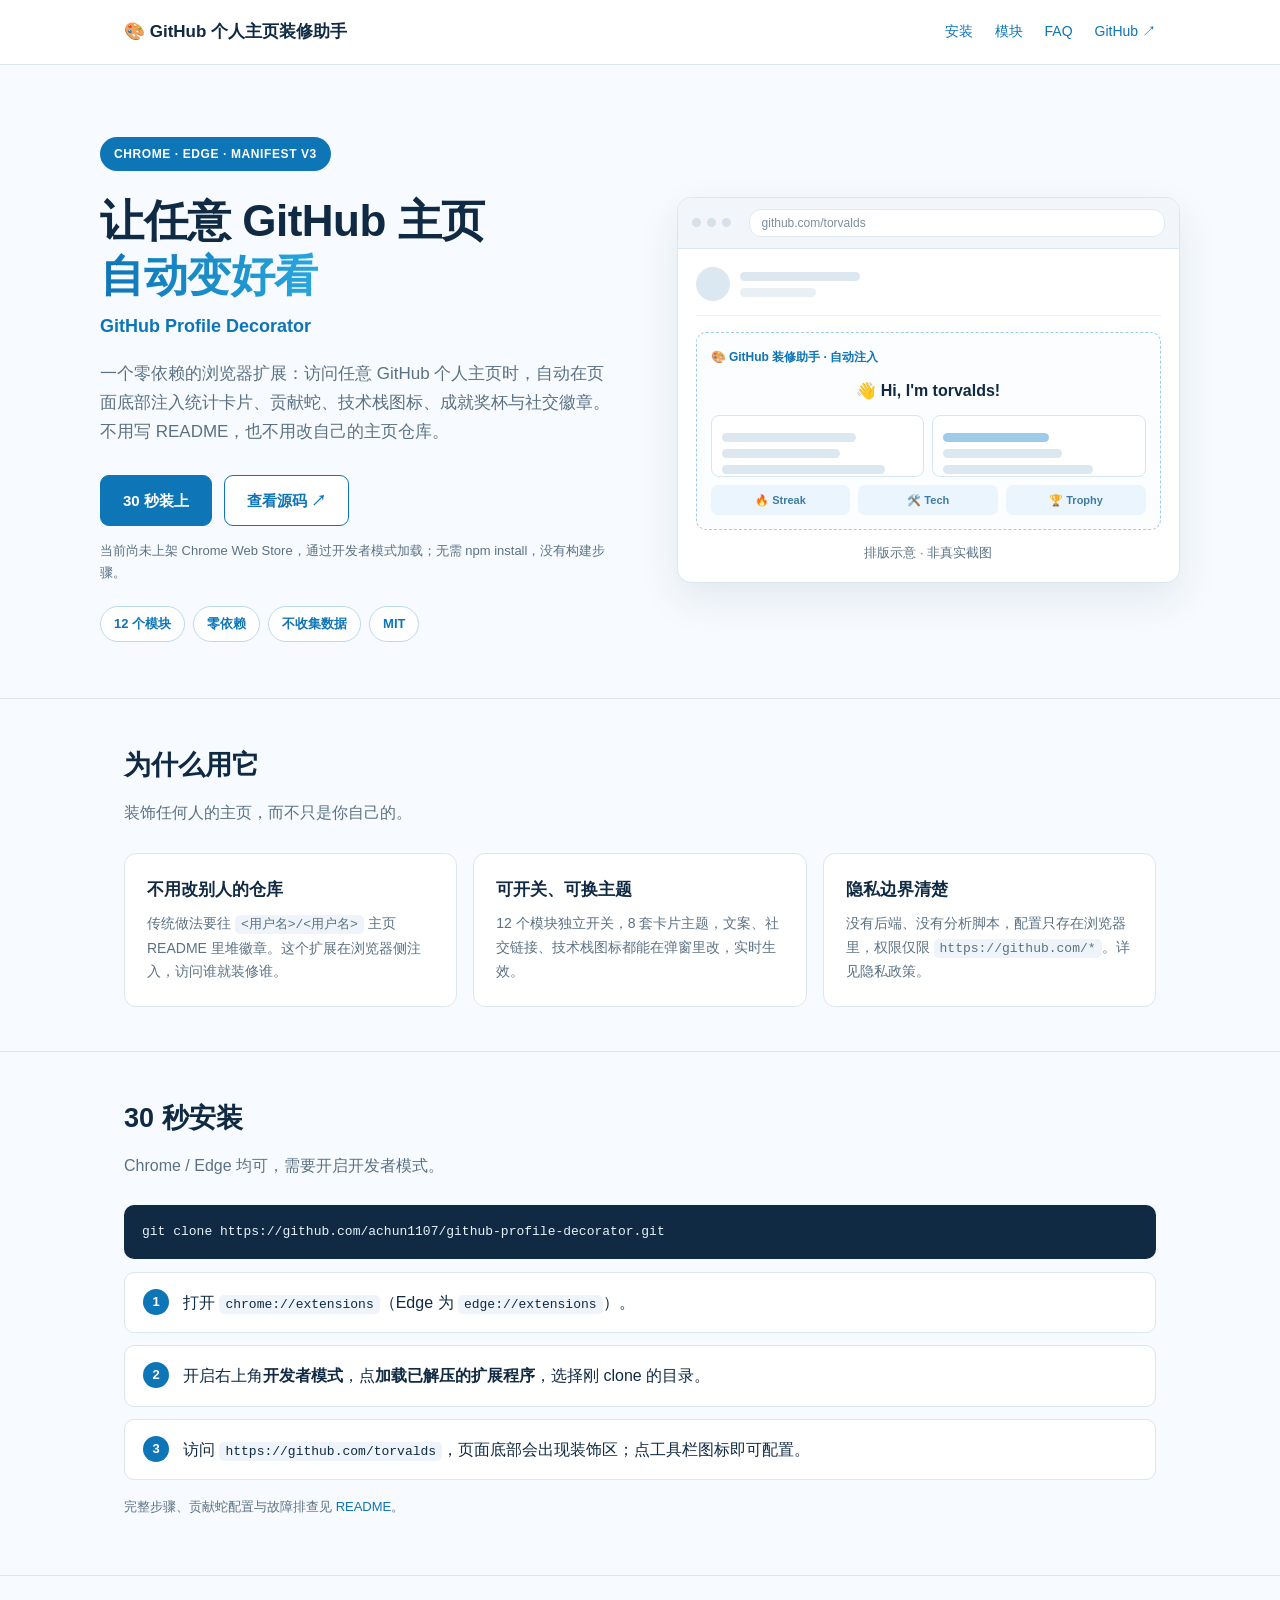
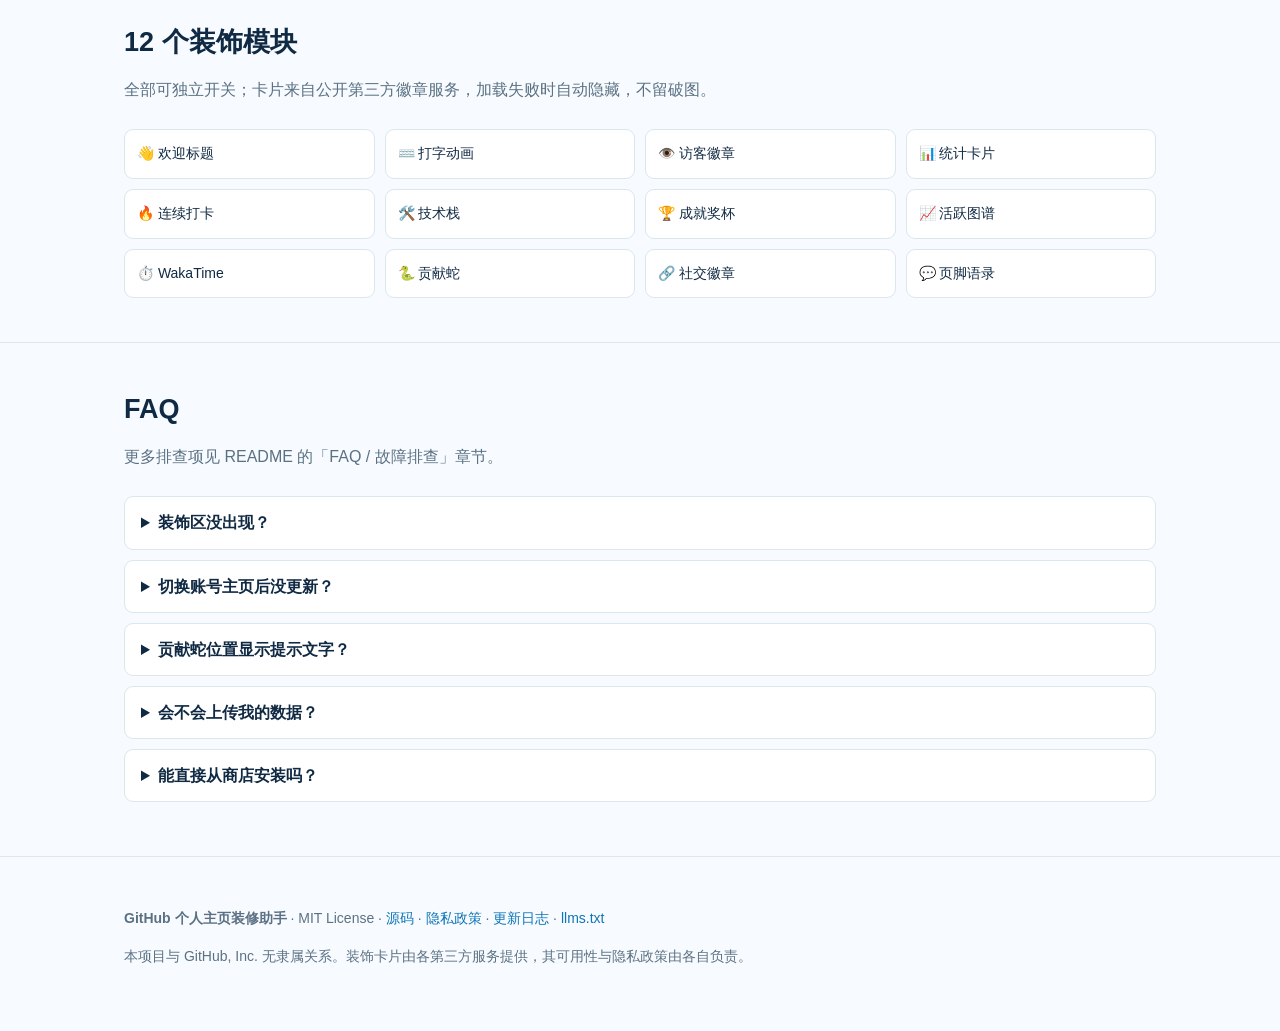
<file: docs/index.html>
<!DOCTYPE html>
<html lang="zh-CN">
<head>
  <meta charset="UTF-8" />
  <meta name="viewport" content="width=device-width, initial-scale=1.0" />
  <title>GitHub 个人主页装修助手 — GitHub Profile Decorator</title>
  <meta name="description" content="Chrome / Edge Manifest V3 浏览器扩展：访问任意 GitHub 个人主页，自动注入统计卡片、贡献蛇、技术栈图标、成就奖杯与社交徽章。零依赖、零构建、不收集数据。GitHub profile decorator, chrome-extension, manifest-v3, github-readme-stats." />
  <meta property="og:title" content="GitHub 个人主页装修助手 / GitHub Profile Decorator" />
  <meta property="og:description" content="一个浏览器扩展，让任意 GitHub 个人主页自动拥有统计卡片、贡献蛇、技术栈与社交徽章。" />
  <meta name="theme-color" content="#0e75b6" />
  <style>
    :root { --brand:#0e75b6; --brand-2:#28a6dd; --ink:#102a43; --muted:#5b7183; --line:#dbe6ef; --bg:#f7fbff; }
    * { box-sizing:border-box; }
    html { scroll-behavior:smooth; }
    body { margin:0; background:var(--bg); color:var(--ink); line-height:1.7;
      font-family:-apple-system,BlinkMacSystemFont,"Segoe UI","PingFang SC","Microsoft YaHei",sans-serif; }
    a { color:var(--brand); text-decoration:none; }
    a:hover { text-decoration:underline; }
    .wrap { max-width:1080px; margin:0 auto; padding:0 24px; }
    header { background:#fff; border-bottom:1px solid var(--line); position:sticky; top:0; z-index:5; }
    .nav { display:flex; align-items:center; justify-content:space-between; height:64px; }
    .brand { font-weight:800; font-size:17px; color:var(--ink); }
    .nav-links { display:flex; gap:22px; font-size:14px; flex-wrap:wrap; }
    .hero { padding:72px 0 56px; display:grid; grid-template-columns:1.05fr 1fr; gap:48px; align-items:center; }
    .tag { display:inline-block; background:var(--brand); color:#fff; font-size:12px; font-weight:700;
      letter-spacing:.6px; padding:7px 14px; border-radius:20px; }
    h1 { font-size:44px; line-height:1.25; margin:22px 0 8px; letter-spacing:-.5px; }
    h1 span { background:linear-gradient(90deg,var(--brand),var(--brand-2)); -webkit-background-clip:text;
      background-clip:text; color:transparent; }
    .sub-en { color:var(--brand); font-weight:600; font-size:18px; margin:0 0 18px; }
    .lede { font-size:17px; color:var(--muted); max-width:520px; }
    .cta { display:flex; gap:12px; margin:28px 0 14px; flex-wrap:wrap; }
    .btn { padding:12px 22px; border-radius:9px; font-weight:700; font-size:15px; border:1px solid var(--brand); }
    .btn.primary { background:var(--brand); color:#fff; }
    .btn.primary:hover { background:#0b639a; text-decoration:none; }
    .btn.ghost { background:#fff; color:var(--brand); }
    .note { font-size:13px; color:var(--muted); }
    .chips { display:flex; gap:8px; flex-wrap:wrap; margin-top:22px; }
    .chip { background:#fff; border:1px solid #bcd9ec; color:var(--brand); font-size:13px;
      font-weight:600; padding:6px 13px; border-radius:18px; }
    .mock { background:#fff; border:1px solid var(--line); border-radius:14px; overflow:hidden;
      box-shadow:0 16px 40px rgba(16,42,67,.09); }
    .mock-bar { background:#f2f6fa; padding:11px 14px; display:flex; align-items:center; gap:6px; border-bottom:1px solid var(--line); }
    .dot { width:9px; height:9px; border-radius:50%; background:#d6e0e9; }
    .addr { margin-left:12px; background:#fff; border:1px solid #e1e9f0; border-radius:12px;
      padding:3px 12px; font-size:12px; color:#7b8fa1; flex:1; }
    .mock-body { padding:18px; }
    .profile-line { display:flex; align-items:center; gap:10px; padding-bottom:14px; border-bottom:1px solid #edf2f6; }
    .avatar { width:34px; height:34px; border-radius:50%; background:#dbe8f2; }
    .bar { height:9px; border-radius:5px; background:#dce7f0; }
    .injected { margin-top:16px; border:1.5px dashed #9ecbe8; border-radius:10px; padding:14px; background:#fbfdff; }
    .injected-head { font-size:12px; font-weight:700; color:var(--brand); }
    .injected-title { text-align:center; font-weight:700; margin:10px 0; }
    .cards { display:grid; grid-template-columns:1fr 1fr; gap:8px; }
    .card { border:1px solid #d8e6f1; background:#fff; border-radius:8px; padding:10px; height:62px; }
    .card .bar { margin-top:7px; }
    .card .bar.short { width:62%; }
    .mini { display:grid; grid-template-columns:repeat(3,1fr); gap:8px; margin-top:8px; }
    .mini div { background:#eaf5fd; border-radius:7px; height:30px; text-align:center;
      font-size:11px; line-height:30px; color:#3d7ba6; font-weight:600; }
    section { padding:44px 0; border-top:1px solid var(--line); }
    h2 { font-size:27px; margin:0 0 10px; }
    .sec-note { color:var(--muted); margin:0 0 26px; }
    .grid3 { display:grid; grid-template-columns:repeat(3,1fr); gap:16px; }
    .box { background:#fff; border:1px solid var(--line); border-radius:12px; padding:22px; }
    .box h3 { margin:0 0 8px; font-size:17px; }
    .box p { margin:0; color:var(--muted); font-size:14px; }
    .steps { counter-reset:s; display:grid; gap:12px; }
    .step { background:#fff; border:1px solid var(--line); border-radius:10px; padding:16px 18px 16px 58px; position:relative; }
    .step::before { counter-increment:s; content:counter(s); position:absolute; left:18px; top:16px;
      width:26px; height:26px; border-radius:50%; background:var(--brand); color:#fff;
      font-size:13px; font-weight:700; display:grid; place-items:center; }
    code { background:#eef4f9; padding:2px 6px; border-radius:5px; font-size:13px; }
    pre { background:#102a43; color:#e8f3fb; padding:16px 18px; border-radius:10px; overflow:auto; font-size:13px; }
    pre code { background:none; color:inherit; padding:0; }
    .mods { display:grid; grid-template-columns:repeat(4,1fr); gap:10px; }
    .mod { background:#fff; border:1px solid var(--line); border-radius:9px; padding:12px; font-size:14px; }
    details { background:#fff; border:1px solid var(--line); border-radius:9px; padding:12px 16px; margin-bottom:10px; }
    summary { cursor:pointer; font-weight:600; }
    details p { color:var(--muted); font-size:14px; margin:10px 0 2px; }
    footer { padding:36px 0 48px; border-top:1px solid var(--line); color:var(--muted); font-size:14px; }
    @media (max-width:820px) {
      .hero { grid-template-columns:1fr; padding:44px 0 32px; }
      h1 { font-size:34px; }
      .grid3, .mods { grid-template-columns:1fr 1fr; }
      .nav-links { display:none; }
    }
  </style>
</head>
<body>
  <header>
    <div class="wrap nav">
      <div class="brand">🎨 GitHub 个人主页装修助手</div>
      <nav class="nav-links">
        <a href="#install">安装</a>
        <a href="#modules">模块</a>
        <a href="#faq">FAQ</a>
        <a href="https://github.com/achun1107/github-profile-decorator">GitHub ↗</a>
      </nav>
    </div>
  </header>

  <main>
    <div class="wrap hero">
      <div>
        <span class="tag">CHROME · EDGE · MANIFEST V3</span>
        <h1>让任意 GitHub 主页<br><span>自动变好看</span></h1>
        <p class="sub-en">GitHub Profile Decorator</p>
        <p class="lede">一个零依赖的浏览器扩展：访问任意 GitHub 个人主页时，自动在页面底部注入统计卡片、贡献蛇、技术栈图标、成就奖杯与社交徽章。不用写 README，也不用改自己的主页仓库。</p>
        <div class="cta">
          <a class="btn primary" href="#install">30 秒装上</a>
          <a class="btn ghost" href="https://github.com/achun1107/github-profile-decorator">查看源码 ↗</a>
        </div>
        <p class="note">当前尚未上架 Chrome Web Store，通过开发者模式加载；无需 npm install，没有构建步骤。</p>
        <div class="chips">
          <span class="chip">12 个模块</span><span class="chip">零依赖</span>
          <span class="chip">不收集数据</span><span class="chip">MIT</span>
        </div>
      </div>

      <div class="mock" aria-label="扩展注入装饰区的排版示意">
        <div class="mock-bar"><span class="dot"></span><span class="dot"></span><span class="dot"></span>
          <span class="addr">github.com/torvalds</span></div>
        <div class="mock-body">
          <div class="profile-line"><span class="avatar"></span><div><div class="bar" style="width:120px"></div>
            <div class="bar" style="width:76px;margin-top:7px;background:#e8eff5"></div></div></div>
          <div class="injected">
            <div class="injected-head">🎨 GitHub 装修助手 · 自动注入</div>
            <div class="injected-title">👋 Hi, I'm torvalds!</div>
            <div class="cards">
              <div class="card"><div class="bar" style="width:70%"></div><div class="bar short"></div><div class="bar" style="width:85%"></div></div>
              <div class="card"><div class="bar" style="width:55%;background:#9ecbe8"></div><div class="bar short"></div><div class="bar" style="width:78%"></div></div>
            </div>
            <div class="mini"><div>🔥 Streak</div><div>🛠️ Tech</div><div>🏆 Trophy</div></div>
          </div>
          <p class="note" style="margin:12px 0 0;text-align:center">排版示意 · 非真实截图</p>
        </div>
      </div>
    </div>

    <section id="why">
      <div class="wrap">
        <h2>为什么用它</h2>
        <p class="sec-note">装饰任何人的主页，而不只是你自己的。</p>
        <div class="grid3">
          <div class="box"><h3>不用改别人的仓库</h3><p>传统做法要往 <code>&lt;用户名&gt;/&lt;用户名&gt;</code> 主页 README 里堆徽章。这个扩展在浏览器侧注入，访问谁就装修谁。</p></div>
          <div class="box"><h3>可开关、可换主题</h3><p>12 个模块独立开关，8 套卡片主题，文案、社交链接、技术栈图标都能在弹窗里改，实时生效。</p></div>
          <div class="box"><h3>隐私边界清楚</h3><p>没有后端、没有分析脚本，配置只存在浏览器里，权限仅限 <code>https://github.com/*</code>。详见隐私政策。</p></div>
        </div>
      </div>
    </section>

    <section id="install">
      <div class="wrap">
        <h2>30 秒安装</h2>
        <p class="sec-note">Chrome / Edge 均可，需要开启开发者模式。</p>
        <pre><code>git clone https://github.com/achun1107/github-profile-decorator.git</code></pre>
        <div class="steps">
          <div class="step">打开 <code>chrome://extensions</code>（Edge 为 <code>edge://extensions</code>）。</div>
          <div class="step">开启右上角<strong>开发者模式</strong>，点<strong>加载已解压的扩展程序</strong>，选择刚 clone 的目录。</div>
          <div class="step">访问 <code>https://github.com/torvalds</code>，页面底部会出现装饰区；点工具栏图标即可配置。</div>
        </div>
        <p class="note" style="margin-top:16px">完整步骤、贡献蛇配置与故障排查见 <a href="https://github.com/achun1107/github-profile-decorator/blob/main/README.md">README</a>。</p>
      </div>
    </section>

    <section id="modules">
      <div class="wrap">
        <h2>12 个装饰模块</h2>
        <p class="sec-note">全部可独立开关；卡片来自公开第三方徽章服务，加载失败时自动隐藏，不留破图。</p>
        <div class="mods">
          <div class="mod">👋 欢迎标题</div><div class="mod">⌨️ 打字动画</div>
          <div class="mod">👁️ 访客徽章</div><div class="mod">📊 统计卡片</div>
          <div class="mod">🔥 连续打卡</div><div class="mod">🛠️ 技术栈</div>
          <div class="mod">🏆 成就奖杯</div><div class="mod">📈 活跃图谱</div>
          <div class="mod">⏱️ WakaTime</div><div class="mod">🐍 贡献蛇</div>
          <div class="mod">🔗 社交徽章</div><div class="mod">💬 页脚语录</div>
        </div>
      </div>
    </section>

    <section id="faq">
      <div class="wrap">
        <h2>FAQ</h2>
        <p class="sec-note">更多排查项见 README 的「FAQ / 故障排查」章节。</p>
        <details><summary>装饰区没出现？</summary><p>确认访问的是个人主页（仓库页 / 组织页不注入）、弹窗「启用注入」已开启，然后在扩展页点「重新加载」并刷新页面。GitHub 改版导致识别失效时请带控制台报错提 Issue。</p></details>
        <details><summary>切换账号主页后没更新？</summary><p>已适配 GitHub Turbo SPA 路由，切换后有约 0.3–0.5 秒延迟属正常。点过「隐藏 ✕」会在当前路径保持隐藏，换路径自动恢复。</p></details>
        <details><summary>贡献蛇位置显示提示文字？</summary><p>说明目标用户没有配置生成 Action。需在其 <code>&lt;用户名&gt;/&lt;用户名&gt;</code> 仓库放 <code>.github/workflows/snake.yml</code>，做法见 README。</p></details>
        <details><summary>会不会上传我的数据？</summary><p>扩展无后端、无分析脚本，不向自有服务器发送数据。配置保存在 <code>chrome.storage.sync</code>；若登录 Chrome 账号，Chrome 自身会同步这份配置。详见 PRIVACY.md。</p></details>
        <details><summary>能直接从商店安装吗？</summary><p>暂未上架。当前分发方式是 clone + 开发者模式加载；上架进度与待补素材见仓库的 STORE_LISTING.md。</p></details>
      </div>
    </section>
  </main>

  <footer>
    <div class="wrap">
      <p><strong>GitHub 个人主页装修助手</strong> · MIT License · <a href="https://github.com/achun1107/github-profile-decorator">源码</a> · <a href="https://github.com/achun1107/github-profile-decorator/blob/main/PRIVACY.md">隐私政策</a> · <a href="https://github.com/achun1107/github-profile-decorator/blob/main/CHANGELOG.md">更新日志</a> · <a href="llms.txt">llms.txt</a></p>
      <p>本项目与 GitHub, Inc. 无隶属关系。装饰卡片由各第三方服务提供，其可用性与隐私政策由各自负责。</p>
    </div>
  </footer>
</body>
</html>
</file>
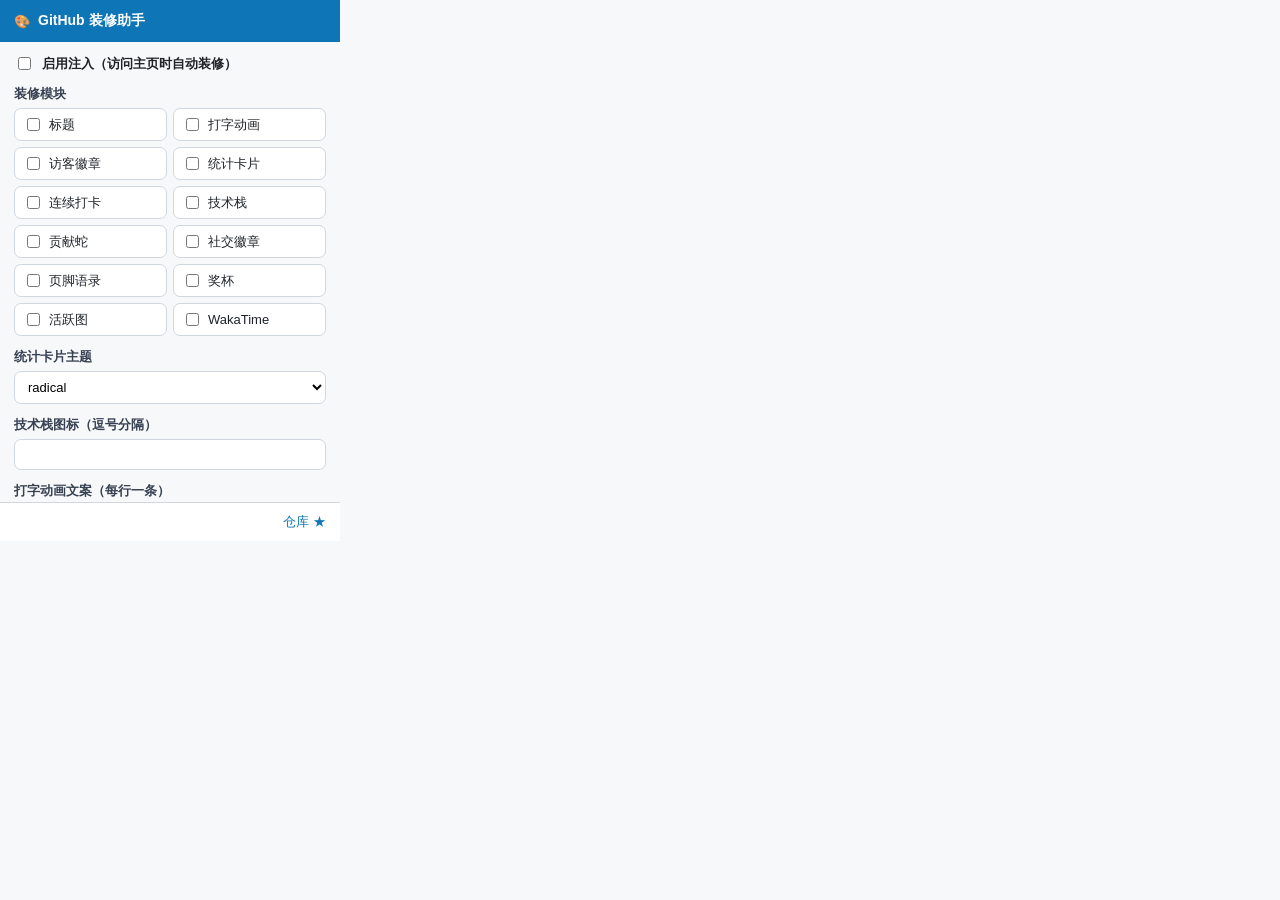
<file: popup.html>
<!DOCTYPE html>
<html lang="zh-CN">
<head>
  <meta charset="UTF-8" />
  <meta name="viewport" content="width=device-width, initial-scale=1.0" />
  <title>GitHub 装修助手</title>
  <style>
    * { box-sizing: border-box; }
    body { margin: 0; width: 340px; font-family: -apple-system, "PingFang SC", "Microsoft YaHei", sans-serif;
      font-size: 13px; color: #1f2328; background: #f6f8fa; }
    .hd { padding: 12px 14px; background: #0e75b6; color: #fff; display: flex; align-items: center; gap: 8px; }
    .hd b { font-size: 14px; }
    .bd { padding: 12px 14px; max-height: 460px; overflow: auto; }
    .row { margin-bottom: 12px; }
    label.lb { display: block; font-weight: 600; margin-bottom: 5px; color: #374151; }
    input[type=text], textarea, select { width: 100%; padding: 7px 9px; border: 1px solid #d0d7de;
      border-radius: 7px; font: inherit; background: #fff; }
    textarea { resize: vertical; }
    .tg { display: grid; grid-template-columns: 1fr 1fr; gap: 6px; }
    .tg label { display: flex; align-items: center; gap: 6px; padding: 6px 8px; border: 1px solid #d0d7de;
      border-radius: 7px; background: #fff; cursor: pointer; }
    .tg input { accent-color: #0e75b6; }
    .enable { display: flex; align-items: center; gap: 8px; margin-bottom: 12px; font-weight: 600; }
    .ft { padding: 10px 14px; border-top: 1px solid #d0d7de; display: flex; align-items: center;
      justify-content: space-between; background: #fff; }
    .status { color: #1a7f37; font-size: 12px; }
    a { color: #0e75b6; text-decoration: none; }
    .hint { color: #656d76; font-size: 11px; margin-top: 3px; }
  </style>
</head>
<body>
  <div class="hd"><span>🎨</span><b>GitHub 装修助手</b></div>
  <div class="bd">
    <div class="enable"><input type="checkbox" id="enabled" /> <label for="enabled">启用注入（访问主页时自动装修）</label></div>

    <div class="row">
      <label class="lb">装修模块</label>
      <div class="tg" id="modules">
        <label><input type="checkbox" data-m="title" />标题</label>
        <label><input type="checkbox" data-m="typing" />打字动画</label>
        <label><input type="checkbox" data-m="visitor" />访客徽章</label>
        <label><input type="checkbox" data-m="stats" />统计卡片</label>
        <label><input type="checkbox" data-m="streak" />连续打卡</label>
        <label><input type="checkbox" data-m="tech" />技术栈</label>
        <label><input type="checkbox" data-m="snake" />贡献蛇</label>
        <label><input type="checkbox" data-m="social" />社交徽章</label>
        <label><input type="checkbox" data-m="quote" />页脚语录</label>
        <label><input type="checkbox" data-m="trophy" />奖杯</label>
        <label><input type="checkbox" data-m="activity" />活跃图</label>
        <label><input type="checkbox" data-m="wakatime" />WakaTime</label>
      </div>
    </div>

    <div class="row">
      <label class="lb">统计卡片主题</label>
      <select id="theme">
        <option value="radical">radical</option>
        <option value="tokyonight">tokyonight</option>
        <option value="vue">vue</option>
        <option value="nightowl">nightowl</option>
        <option value="buefy">buefy</option>
        <option value="gruvbox">gruvbox</option>
        <option value="dracula">dracula</option>
        <option value="merko">merko</option>
      </select>
    </div>

    <div class="row">
      <label class="lb">技术栈图标（逗号分隔）</label>
      <input type="text" id="techIcons" />
    </div>

    <div class="row">
      <label class="lb">打字动画文案（每行一条）</label>
      <textarea id="typingLines" rows="3"></textarea>
    </div>

    <div class="row">
      <label class="lb">页脚语录</label>
      <input type="text" id="quote" />
    </div>

    <div class="row">
      <label class="lb">社交链接</label>
      <input type="text" id="email" placeholder="邮箱" />
      <div style="height:6px"></div>
      <input type="text" id="website" placeholder="个人网站域名" />
      <div style="height:6px"></div>
        <input type="text" id="twitter" placeholder="Twitter 用户名" />
        <div style="height:6px"></div>
        <input type="text" id="wakatime" placeholder="WakaTime 用户名" />
        <div class="hint">GitHub 徽章自动用当前访问的用户名，无需填写。WakaTime 需填对应用户名才会显示。</div>
    </div>
  </div>
  <div class="ft">
    <span class="status" id="status"></span>
    <a href="https://github.com/achun1107/github-profile-decorator" target="_blank" rel="noopener">仓库 ★</a>
  </div>
  <script src="popup.js"></script>
</body>
</html>
</file>
